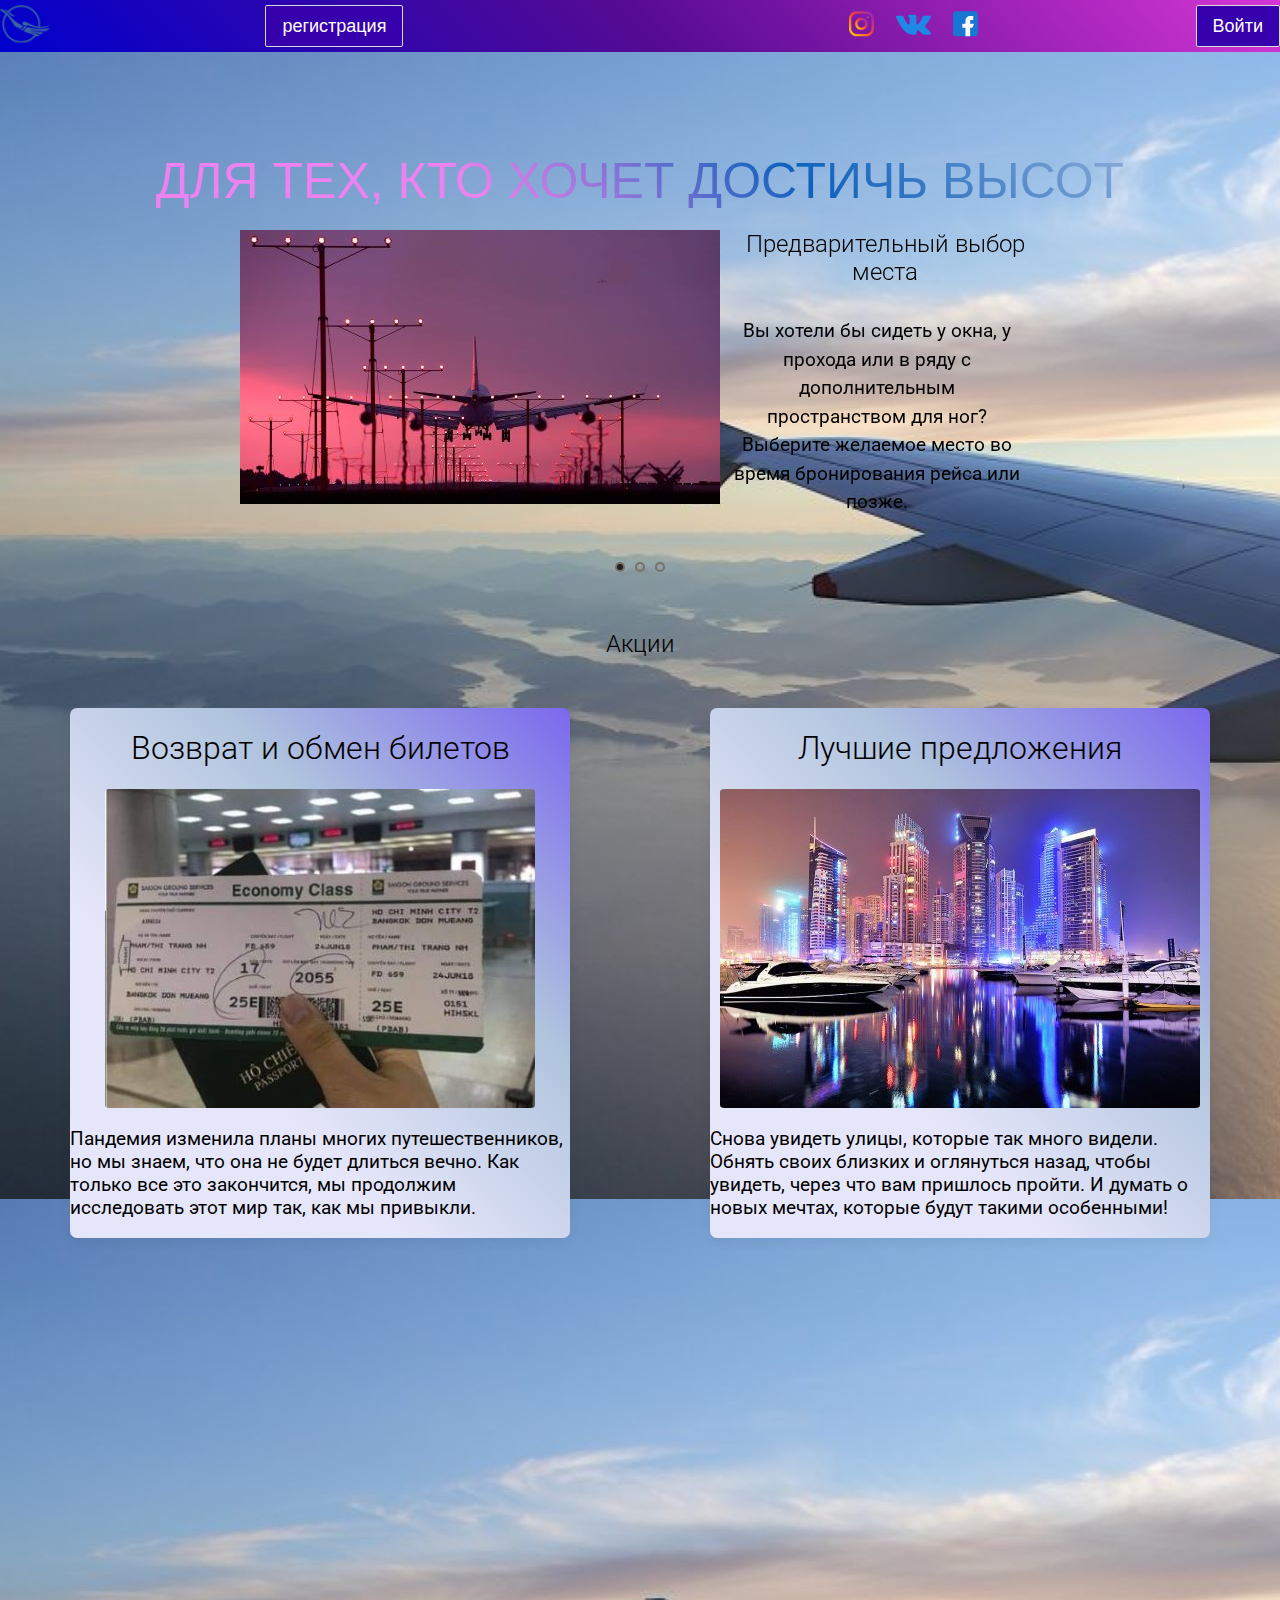
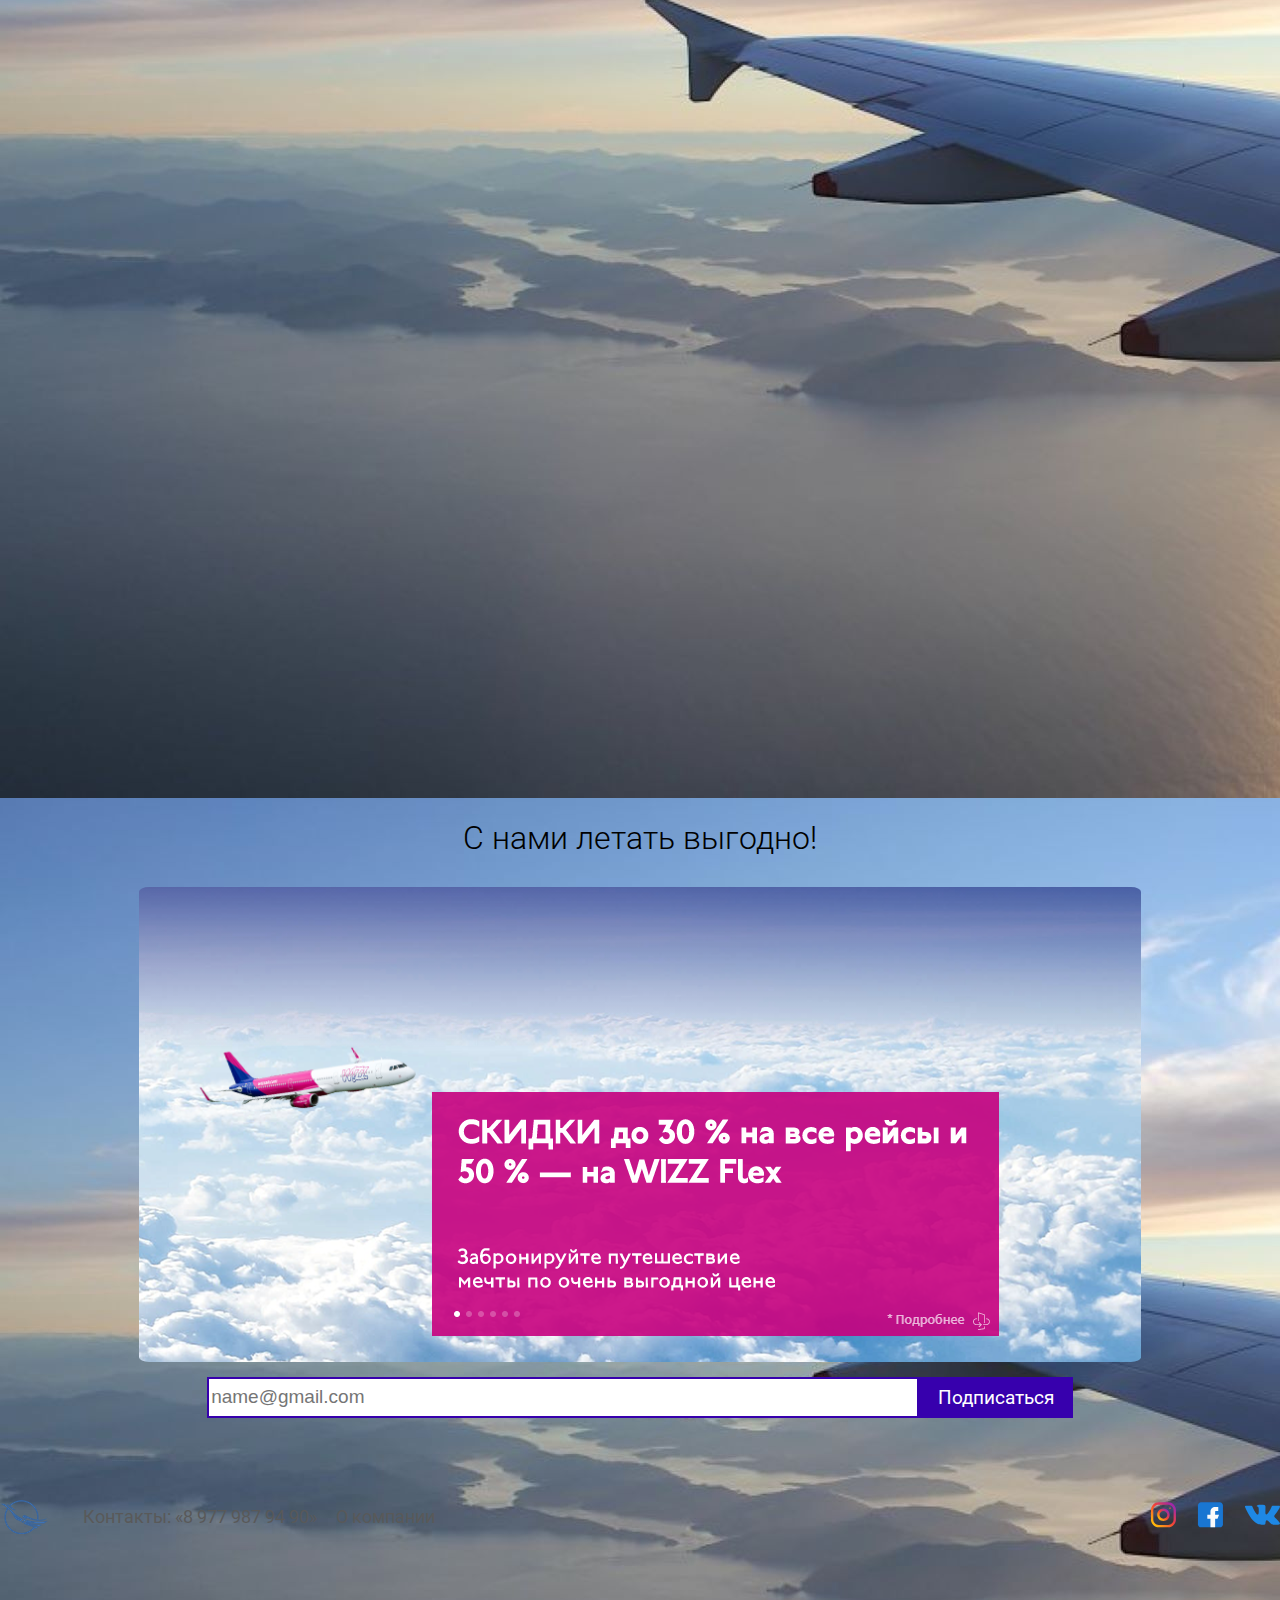
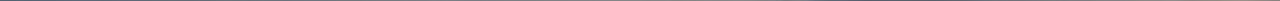
<file: финал/финал/index.html>
<!DOCTYPE html>
<html lang="en">
<head>
    <meta charset="UTF-8">
    <meta http-equiv="X-UA-Compatible" content="IE=edge">
    <meta name="viewport" content="width=device-width, initial-scale=1.0">
    <title>Document</title>
    <link rel="stylesheet "href="style.css">
    <link rel="stylesheet" href="swiper.min.css">
    <link rel="stylesheet "href="animate.css">
    <link rel="shortcut icon" href="img/log.png" type="image/x-icon">
    <link href="https://fonts.googleapis.com/css?family=Roboto:400,700&display=swap&subset=cyrillic" rel="stylesheet">
    <title>Авиокомпания Аэрофлот</title>
</head>
<body>
    

<div class="container">
    <div class="section">
        <header class="header">
    <a class="logo animate bounceIn">
    <img src="img/log.png" alt="logo">
    </a>
    <div class="buttons animate bounceIn">
        <a href="registration.html">
    <button class="button button-primary">
        <span class="button-text">регистрация</span>
    </button>
     </div>
    <div class="social-links">
                    <a class="social-link" href="#"><img src="img/instagram.svg" alt="insta"></a>
                    <a class="social-link" href="#"><img src="img/vk.svg" alt="fb"></a>
                    <a class="social-link" href="#"><img src="img/facebook.svg" alt="tg"></a>
                </div>
</a>
<a href="enter.html">
    <button class="button">
        <span class="button-icon">Войти</span>
    </button>
</div>


</a>
</header>
</div>
</div>
</div>


<section class="section projects">
    <div class="container">
        <h2 class="title animate bounceIn">
            <p class="gradient-text"> Для тех, кто хочет достичь высот</p> </h2>



    <div class="swiper-slider">
        <div class="swiper projects-slider">
            <div class="swiper-wrapper">
              <div class="swiper-slide projects-slide">
                <img src="img/air2.jpg" alt="Предварительный выбор места" class="servicer-image">
                <div class="project-text">
                    <h3 class="project-title">Предварительный выбор места</h3>
                    <div class="project-time">
        <div class="project-description">
            <p class="project-paragraph animate bounceIn">Вы хотели бы сидеть у окна, у прохода или в ряду с дополнительным пространством для ног? Выберите желаемое место во время бронирования рейса или позже.</p>
        </div>
                    </div>
                </div>
              </div>

                    <div class="swiper-slide projects-slide">                    
                <img src="img/air1.jpg" alt="Повышение класса" class="project-image">
                <div class="project-text">
                    <h3 class="project-title">Повышение класса</h3>
                    <div class="project-time">
            <p class="project-paragraph animate bounceIn">Максимальный комфорт на выгодных условиях с услугой повышений класса обслуживания.</p>
                    </div>
                </div>
            </div>
            

            <div class="swiper-slide projects-slide">                    
                <img src="img/air3.jpg" alt="Меню на заказ" class="project-image">
                <div class="project-text">
                    <h3 class="project-title">Меню на заказ</h3>
                    <div class="project-time">
            <p class="project-paragraph animate bounceIn">Аэрофлот предлагает вам услугу «Меню на заказ» за дополнительную плату.</p>
        </div>
                    </div>
                </div>
            </div>
        </div>
            <div class="projects-pagination"></div>
          </div>
      </div>

          <h2 class="stocks-title">Акции</h2>
          <div class="container-promo">
          <div class="container-stocks wow animated bounceInUp">
          <div class="fon">
          <h1 class="stock-title">Возврат и обмен билетов</h1>
          <img src="img/promotion1.jpg" alt="Возврат и обмен билетов" class="promotion-image">
          <p class="stocks-text">Пандемия изменила планы многих путешественников, но мы знаем, что она не будет длиться вечно.
            Как только все это закончится, мы продолжим исследовать этот мир так, как мы привыкли.
</p>
        </div>
        </div>


    <div class="container-stocks  wow animated bounceInUp animate delay-1s">
        <div class="fon">
        <h1 class="stock-title">Лучшие предложения</h1>
        <img src="img/promotion2.jpg" alt="Лучшие предложения" class="promotion-image">
        <p class="stocks-text">Снова увидеть улицы, которые так много видели. Обнять своих близких и оглянуться назад, чтобы увидеть,
            через что вам пришлось пройти. И думать о новых мечтах, которые будут такими особенными!</p>
      </div>
      </div>


    <div class="container-stocks  wow animated bounceInUp">
        <div class="fon">
        <h1 class="stock-title">Видеться чаще</h1>
        <img src="img/promotion3-1.jpg" alt="Видеться чаще" class="promotion-image">
        <p class="stocks-text">С начала января мы расширяем географию полетов по России, чтобы вы могли
            чаще видитесь с близкими. Выбирайте нашу компанию, чтобы лететь туда, где вас всегда ждут.</p>
      </div>
      </div>


  <div class="container-stocks wow animated bounceInUp animate delay-1s">
    <div class="fon">
    <h1 class="stock-title">Все снова включено</h1>
    <img src="img/promotion4-1.jpg" alt="Все снова включено" class="promotion-image">
    <p class="stocks-text">С 10 августа возобновим полеты в Турцию. Рейсы из Москвы в Анталию будут выполняться дважды
        в день ежедневно, а рейсы по маршруту Москва-Даламан будут выполняться от трех до семи раз в неделю.</p>
  </div>
  </div>
</div>
</div>
</div>

<div class="container-trust">
    <div class="trust wow animate bounceIn">
<img src="img/trust.jpg" alt="Доверие" class="img-image">
<div class="trust-text ">
    <h3 class="trust-title">Доверие</h3>
<p class="project-paragraph">Нам доверяют по нескольким причинам:<br>
    1. Возможность выбрать удобное время поездки.<br>
    2. Возможность накопить больше 50% бронирований на рейс.<br>
    3. Возможность получить снижение стоимости.</p>
    </div>
</div>
</div>

<h1 class="form-title">С нами летать выгодно!</h1>
<img src="img/bilet.png" alt="Повышение класса" class="form-image">
<div class="form">
<input type="email" name="email" class="form-email" placeholder="name@gmail.com" title="Введите почту">
<bitton class="podpisca">Подписаться</bitton>
</div>

<footer class="footer">
    <div class="container">
        <div class="footer-block">
            <img src="img/log.png" alt="logo" class="footer-logo">
            <nav class="footer-nav">
                <a href="#" class="footer-link">Контакты: «8 977 987 94 90» </a>
                <a href="#" class="footer-link">О компании </a>

            </nav>
            <div class="social-links">
                <a href="#" class="social-link"><img src="img/Group 1.svg" alt="instagram"></a>
                <a href="#" class="social-link"><img src="img/Group 2.svg" alt="facebook"></a>
                <a href="#" class="social-link"><img src="img/Group 3.svg" alt="vk"></a>
            </div>
        </div>
    </div>

</footer>



<script src="js/wow.min.js"></script>
<script src="js/swiper.min.js"></script>
<script src="js/mains.js"></script>
<script>
    var mySwiper = new Swiper ('.swiper', {
        pagination: {
    el: '.projects-pagination',
    bulletClass: 'projects-bullet',
    bulletActiveClass: 'projects-bullet-active',
    clickable: true
  },
});
</script>

</body>
</html>
</file>
<file: финал/финал/style.css>
*{
    box-sizing: border-box;
}
body{

        font-family: 'Roboto', sans-serif;
    background-image: url(img/fon.jpg);
    margin:0;
    max-width: 100%;

}
.input{
    color: #ffffff;
    
    background-color: #b9a1e6;}
    .input-pass{
    color: #ffffff;
    height: 60px;
    background-color: #b9a1e6;}
.container{
    width: 100%;
    max-width: 1470px;
    margin:0 auto;
    left:50%;
    text-align: center;
}
.header{
    display: flex;
    align-items: center;
justify-content: space-between;
    margin-bottom: 100px;
    background: linear-gradient(45deg, #0000CD, rgb(85, 11, 146), rgba(228, 30, 211, 0.842));
    width: 100%;}
    .button-text{
        right: 70%;

    }
}
    .social-link{
    padding: 10px;
    margin-right: 10px;
}
 .swiper-slider{
        margin-left: auto;
        margin-right: auto;
        position: relative;
        overflow: hidden;
        position: relative;
        height:350px;
        width: 800px;

    }
    .gradient-text {
  font-family: 'Rubik One', sans-serif;
  font-size: 50px;
  text-transform: uppercase;
  background: linear-gradient(45deg, #EE82EE 33%, #0D61BC 66%, #8AA9D6);
  -webkit-background-clip: text;
  -webkit-text-fill-color: transparent;
  color: #EE82EE;
  display: table;
  margin: 20px auto;

}
.logo:hover{
    font-family: emoji;
    transition: 0.75s;
    transform: scale(1.1);
}
.buttons{
    display: flex;
    align-items: center;
}
.button{
    display: flex;
    align-items: center;
    padding: 8px 16px;
    background: #3700ad;
    border: 1px solid #d9d9d9;
box-sizing: border-box;
box-shadow: 0px 0px 2px rgba(0, 0, 0, 0.0015);
border-radius: 2px;
color: #fff;
font-size: 18px;
line-height:24px;
text-decoration: none;
}
a:link{
    text-decoration: none;
}
.button:hover{
    background: linear-gradient(0.01deg, #4c3373 0.01%, rgba(106, 40, 187, 0) 95.44%);
    color: #000000;
    font-family: emoji;
    transition: 0.75s;
    transform: scale(1.1);
}
.button-primary {
    margin-right: 10px; 
}

.title {
    font-weight: 300;
}
.projects-slide {
    display: flex;
    align-items: flex-start;
    justify-content: space-between;
}
.project-image {
    border-radius: 1%;
}
.project-text {
    flex-basis: 60%;
    display: flex;
    flex-wrap: wrap;
}
.project-title {
    flex-basis: 100%;
    font-weight: 300;
font-size: 24px;
line-height: 28px;
margin: 0;
margin-bottom: 31px;
padding-left: 10px;
}
.project-paragraph {
    margin: 0;
    font-weight: normal;
    font-size: 19px;
line-height: 150%;
margin-right: 16px;
padding-left: 10px;
}

.projects-pagination {
	display: flex;
	align-items: center;
	justify-content: center;
	margin-top: 44px;
    
}
.projects-bullet {
	width: 10px;
	height: 10px;
	border: 2px solid #747169;
	border-radius: 50%;
	display: inline-block;
	margin-left: 5px;
	margin-right: 5px;
}
.projects-bullet-active {
	background-color: #20201e;
}

.promotion-image {
display: block;
margin: auto;
border-radius: 1%;
}
.promotion-text {
    flex-basis: 60%;
    display: flex;
	justify-content: center;
}
.container-stocks{
    max-width: 500px;
    margin:  auto; 
}
   
.fon {
    background: linear-gradient(45deg, #E6E6FA 33%, #B0C4DE 66%, #7B68EE);
    box-shadow: 0px 4px 12px rgba(0, 0, 0, 0.05);
    border-radius: 7px;
    overflow: hidden;
    margin-bottom: 30px;
    flex-basis: 31%;
    text-decoration: none;
}
.container-promo{
    display: flex;
    margin: auto;
    align-items: center;
    margin-bottom: 90px;
    max-width: 1354px;
    flex-wrap: wrap;
    justify-content: space-between;
}
.stocks-title {
text-align: center;
margin:0;
margin-bottom: 50px;
padding-top: 50px;
text-align: center;
font-weight: 300;
}
.stock-title {
    text-align: center;
    font-weight: 300;
}
.stocks-text {
    font-size: 19px; 
}
.container-trust {
    margin:  auto;
    max-width: 950px;
}
.trust {
    display: flex;
	justify-content: center;  
    margin: 0;
margin-bottom: -20px;
padding-top: 50px;
}
.trust-text {
    background: #FFFFFF;
    box-shadow: 0px 4px 12px rgba(0, 0, 0, 0.05);
    border-radius: 1px;
    overflow: hidden;
    margin-bottom: 0px;
    flex-basis: 31%;
    text-decoration: none;
}
.trust-title {
    flex-basis: 100%;
    font-weight: 300;
font-size: 24px;
line-height: 28px;
margin: 0;
margin-bottom: 31px;
padding-left: 30px;
}

.form-title {
    text-align: center;
margin: 0;
margin-bottom: 30px;
padding-top: 70px;
flex-basis: 100%;
font-weight: 300;
}
.form-image {
    display: block;
margin: auto;
border-radius: 1%;
}
.form {
    display: flex;
    flex-wrap: wrap;
    align-items: center;
    justify-content: center;
    max-width: 868px;
    margin: 15px auto;
}
.form-email {
    width: 82%;
    height: 41px;
    border: 2px solid #3700ad;
    font-size: 19px;
}
.podpisca {
    padding: 9px 19px;
    border: 0;
    background-color: #3700ad;
    color: white;
    font-size: 19px;
}

.footer{
    padding: 60px 0;
}
.footer-block{
    display: flex;
    align-items: center;
    justify-content: space-between;
}
.footer-nav{
    margin-left: 35px;
    margin-right: auto;
}
.footer-link{
    display: inline-block;
    color: #595959;
    font-style: normal;
font-weight: normal;
font-size: 18px;
line-height: 21px;
    text-decoration: none;
}
.footer-link:not(:last-child){
    margin-right: 15px;
}
.social-links{
    display: flex;
    align-items: center;
}
.social-link:not(:last-child){
    margin-right: 21px;
}

@media(max-width: 900px){
    .form-email {
        width: 84%;
    }
    .podpisca {
        padding: 9px 5px;
    }
}
@media(max-width: 836px){
	img{
		max-width: 90%;
	}
    .img-image {
        min-width: 10%;
    }
	.projects-slide{
		flex-direction: column;
	}
    .container-trust {
        flex-direction: column;
    }
	.container{
		max-width: 650px;
	}
    .section{
		padding: 33px -7px;

	}
    .container-trust {
		flex-direction: column;
    }
    .form-email {
        margin-top:200px;
        width: 70%;
    }
    .podpisca {
        padding: 9px 2px;
    }
}
@media(max-width: 564px){
	img{
		max-width: 80%;
	}
    .servicer-image {
        max-width: 110%;
    }
    .trust-title {
    padding-left: 3px;
    }
    .form-email {
        width: 56%;
    }
    .img-image {
        height: 60%;
    }
    .trust-text {
        height: 250px;

    }
    .podpisca {
        padding: 9px 1px;
    }

	.container{
		max-width: 300px;
	}
	.social-link{
		margin-left: 8px;
	}
.footer-link {
    font-size: 10px;
}

	.project-title{
		font-size: 18px;
		line-height: 150%;
	}
	.project-paragraph{
		font-size: 14px;
	}

	.form-title{
		font-size: 15px;
		line-height: 140%;
	}
    
}
</file>
